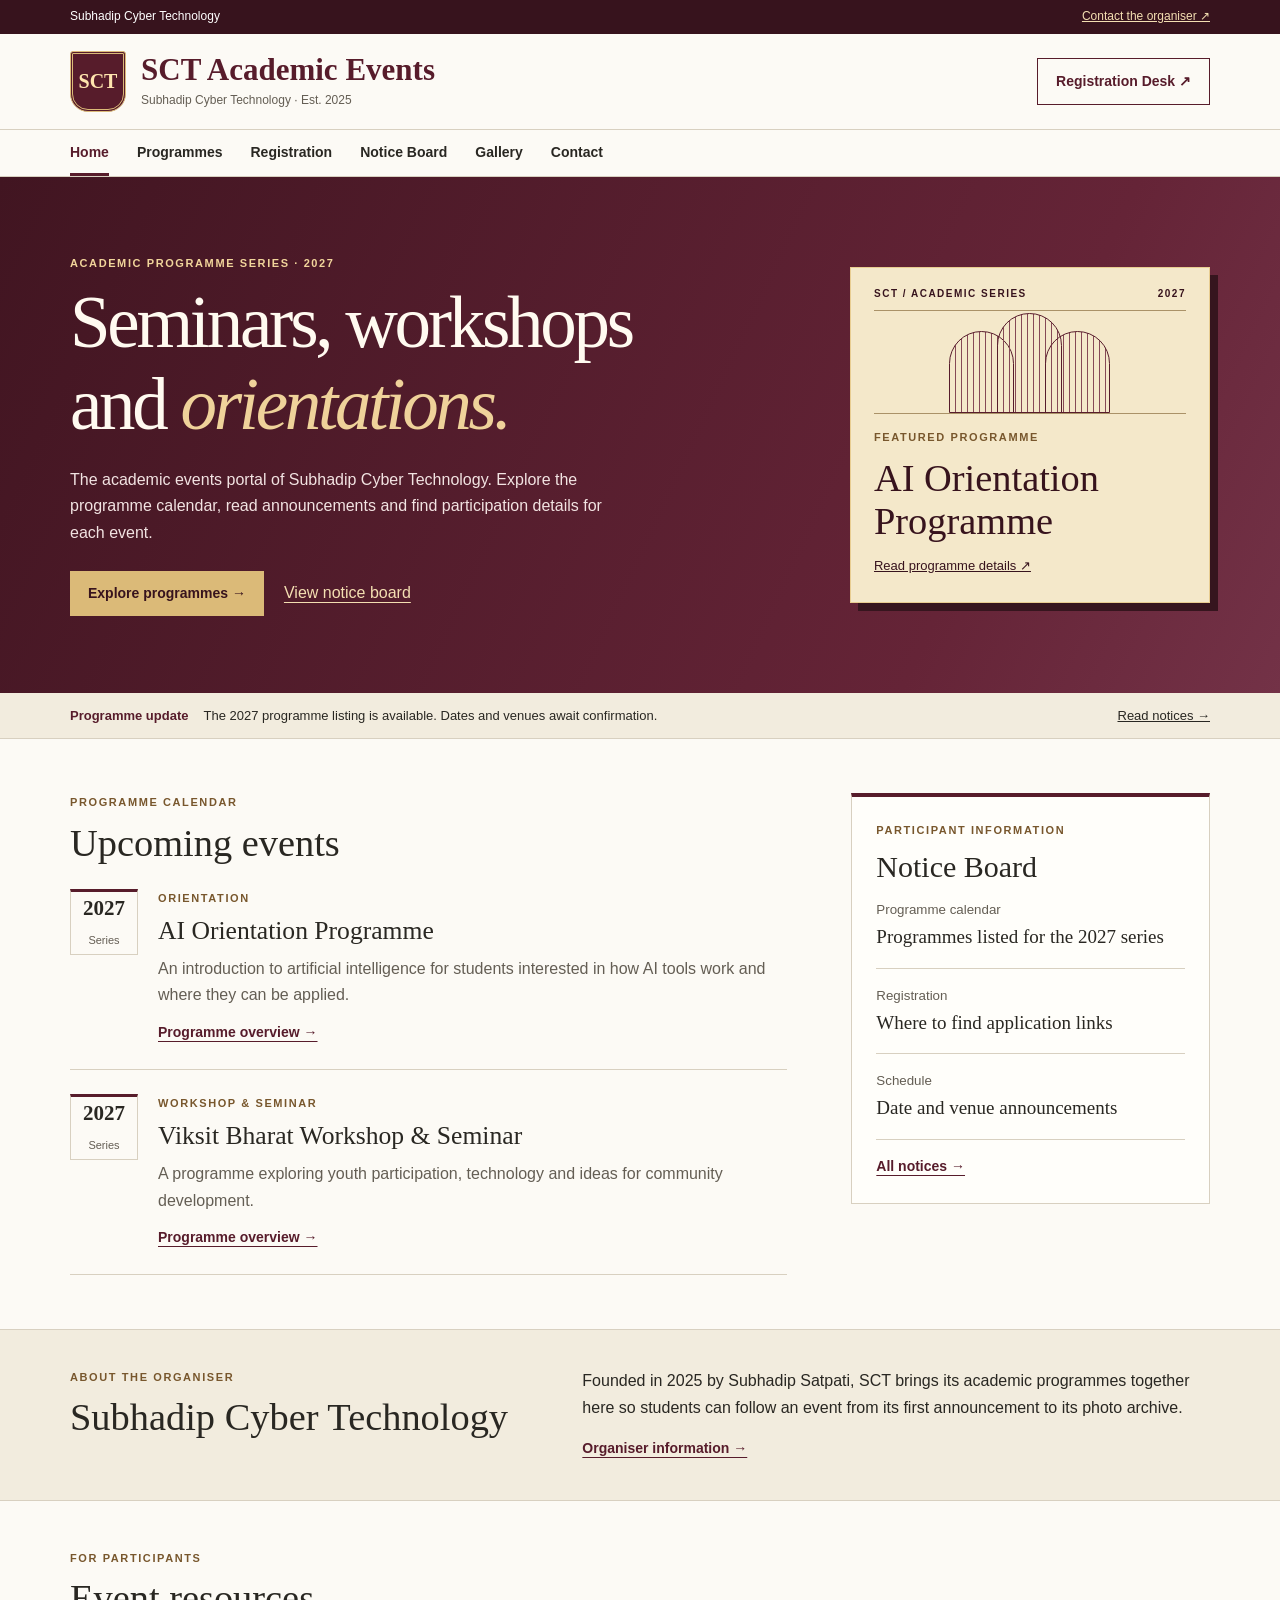
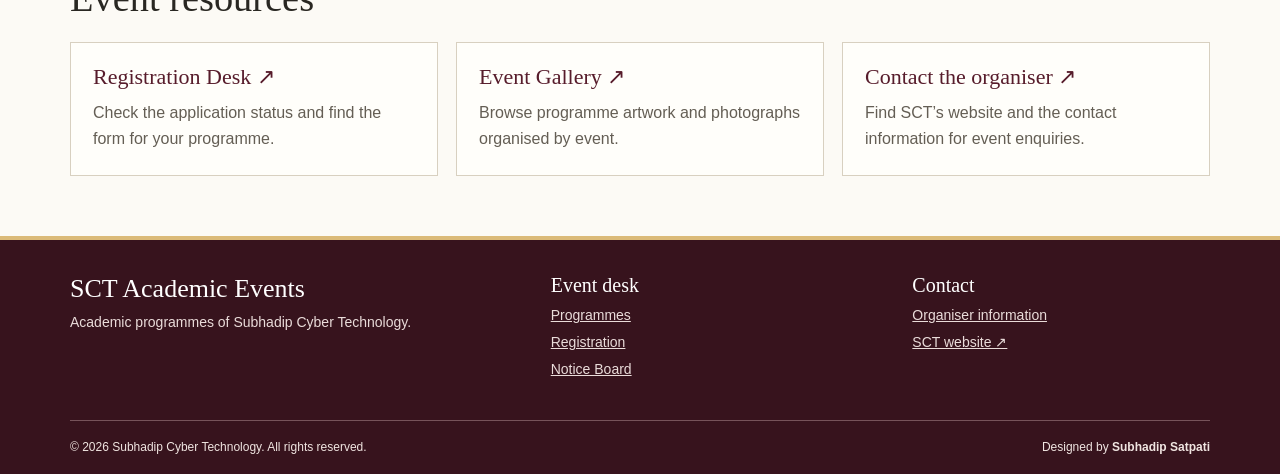
<file: index.html>
<!DOCTYPE html>
<html lang="en">
<head>
  <meta charset="UTF-8">
  <meta name="viewport" content="width=device-width, initial-scale=1">
  <meta name="description"
        content="Academic events, workshops, notices and registration information from Subhadip Cyber Technology.">
  <title>SCT Academic Events | Home</title>
  <link rel="stylesheet" href="style.css">
</head>
<body>
  <a class="skip" href="#main">Skip to content</a>

  <div class="topbar">
    <div class="wrap bar-inner">
      <span>Subhadip Cyber Technology</span>
      <a href="contact.html">Contact the organiser ↗</a>
    </div>
  </div>

  <header class="masthead">
    <div class="wrap mast-inner">
      <a class="brand" href="index.html">
        <span class="seal" aria-hidden="true">SCT</span>
        <span>
          <strong>SCT Academic Events</strong>
          <small>Subhadip Cyber Technology · Est. 2025</small>
        </span>
      </a>
      <a class="desk-link" href="registration.html">Registration Desk ↗</a>
    </div>
    <nav aria-label="Main navigation">
      <div class="wrap nav-inner">
        <a href="index.html" aria-current="page">Home</a>
        <a href="events.html">Programmes</a>
        <a href="registration.html">Registration</a>
        <a href="notices.html">Notice Board</a>
        <a href="gallery.html">Gallery</a>
        <a href="contact.html">Contact</a>
      </div>
    </nav>
  </header>

  <main id="main">
    <section class="hero">
      <div class="wrap hero-grid">
        <div>
          <p class="kicker light">Academic programme series · 2027</p>
          <h1>Seminars, workshops<br>and <em>orientations.</em></h1>
          <p class="hero-copy">
            The academic events portal of Subhadip Cyber Technology.
            Explore the programme calendar, read announcements and find
            participation details for each event.
          </p>
          <div class="actions">
            <a class="btn gold" href="events.html">Explore programmes →</a>
            <a class="hero-link" href="notices.html">View notice board</a>
          </div>
        </div>

        <aside class="programme-cover" aria-labelledby="cover-title">
          <div class="cover-top">
            <span>SCT / ACADEMIC SERIES</span>
            <span>2027</span>
          </div>
          <div class="cover-art" aria-hidden="true">
            <i></i><i></i><i></i>
          </div>
          <div class="cover-bottom">
            <p class="kicker">Featured programme</p>
            <h2 id="cover-title">AI Orientation<br>Programme</h2>
            <a href="events.html#ai">Read programme details ↗</a>
          </div>
        </aside>
      </div>
    </section>

    <div class="announcement">
      <div class="wrap announcement-inner">
        <strong>Programme update</strong>
        <span>The 2027 programme listing is available. Dates and venues await confirmation.</span>
        <a href="notices.html">Read notices →</a>
      </div>
    </div>

    <div class="wrap home-layout">
      <section aria-labelledby="upcoming-title">
        <p class="kicker">Programme calendar</p>
        <h2 id="upcoming-title">Upcoming events</h2>

        <article class="event-row">
          <div class="year-block"><b>2027</b><span>Series</span></div>
          <div>
            <p class="kicker">Orientation</p>
            <h3><a href="events.html#ai">AI Orientation Programme</a></h3>
            <p>An introduction to artificial intelligence for students interested
               in how AI tools work and where they can be applied.</p>
            <a class="text-link" href="events.html#ai">Programme overview →</a>
          </div>
        </article>

        <article class="event-row">
          <div class="year-block"><b>2027</b><span>Series</span></div>
          <div>
            <p class="kicker">Workshop &amp; seminar</p>
            <h3><a href="events.html#bharat">Viksit Bharat Workshop &amp; Seminar</a></h3>
            <p>A programme exploring youth participation, technology and ideas
               for community development.</p>
            <a class="text-link" href="events.html#bharat">Programme overview →</a>
          </div>
        </article>
      </section>

      <aside class="notice-panel">
        <p class="kicker">Participant information</p>
        <h2>Notice Board</h2>
        <div class="notice-entry">
          <small>Programme calendar</small>
          <a href="notices.html#calendar">Programmes listed for the 2027 series</a>
        </div>
        <div class="notice-entry">
          <small>Registration</small>
          <a href="notices.html#registration">Where to find application links</a>
        </div>
        <div class="notice-entry">
          <small>Schedule</small>
          <a href="notices.html#schedule">Date and venue announcements</a>
        </div>
        <a class="text-link" href="notices.html">All notices →</a>
      </aside>
    </div>

    <section class="about-band">
      <div class="wrap about-grid">
        <div>
          <p class="kicker">About the organiser</p>
          <h2>Subhadip Cyber Technology</h2>
        </div>
        <div>
          <p>
            Founded in 2025 by Subhadip Satpati, SCT brings its academic
            programmes together here so students can follow an event from
            its first announcement to its photo archive.
          </p>
          <a class="text-link" href="contact.html">Organiser information →</a>
        </div>
      </div>
    </section>

    <section class="wrap resources">
      <p class="kicker">For participants</p>
      <h2>Event resources</h2>
      <div class="card-grid">
        <a class="resource-card" href="registration.html">
          <h3>Registration Desk ↗</h3>
          <p>Check the application status and find the form for your programme.</p>
        </a>
        <a class="resource-card" href="gallery.html">
          <h3>Event Gallery ↗</h3>
          <p>Browse programme artwork and photographs organised by event.</p>
        </a>
        <a class="resource-card" href="contact.html">
          <h3>Contact the organiser ↗</h3>
          <p>Find SCT’s website and the contact information for event enquiries.</p>
        </a>
      </div>
    </section>
  </main>

  <footer class="site-footer">
    <div class="wrap footer-grid">
      <div>
        <h2>SCT Academic Events</h2>
        <p>Academic programmes of Subhadip Cyber Technology.</p>
      </div>
      <div>
        <h3>Event desk</h3>
        <a href="events.html">Programmes</a>
        <a href="registration.html">Registration</a>
        <a href="notices.html">Notice Board</a>
      </div>
      <div>
        <h3>Contact</h3>
        <a href="contact.html">Organiser information</a>
        <a href="https://subhadipcyber.github.io/">SCT website ↗</a>
      </div>
    </div>
    <div class="wrap copyright">
      <span>© 2026 Subhadip Cyber Technology. All rights reserved.</span>
      <span>Designed by <strong>Subhadip Satpati</strong></span>
    </div>
  </footer>
</body>
</html>
</file>
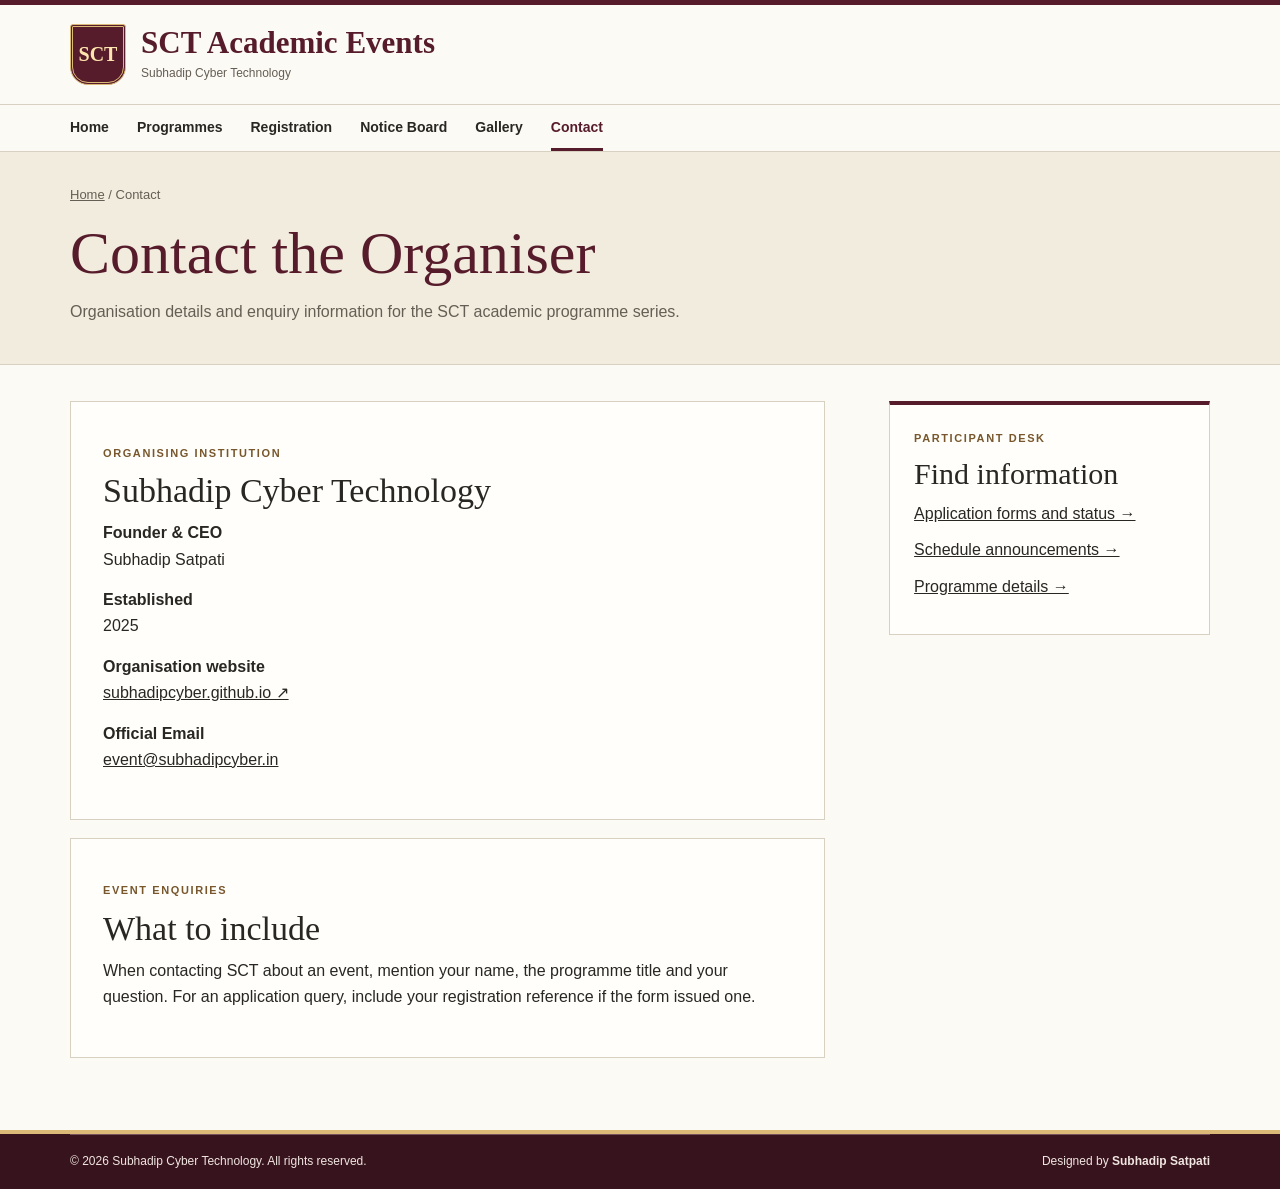
<file: contact.html>
<!DOCTYPE html>
<html lang="en">
<head>
  <meta charset="UTF-8">
  <meta name="viewport" content="width=device-width, initial-scale=1">
  <title>Contact | SCT Academic Events</title>
  <link rel="stylesheet" href="style.css">
</head>
<body>
  <header class="inner-header">
    <div class="wrap">
      <a class="inner-brand" href="index.html">
        <span class="seal" aria-hidden="true">SCT</span>
        <span><strong>SCT Academic Events</strong><small>Subhadip Cyber Technology</small></span>
      </a>
    </div>
    <nav aria-label="Main navigation"><div class="wrap nav-inner">
      <a href="index.html">Home</a>
      <a href="events.html">Programmes</a>
      <a href="registration.html">Registration</a>
      <a href="notices.html">Notice Board</a>
      <a href="gallery.html">Gallery</a>
      <a href="contact.html" aria-current="page">Contact</a>
    </div></nav>
  </header>

  <main>
    <div class="page-title"><div class="wrap">
      <p class="crumb"><a href="index.html">Home</a> / Contact</p>
      <h1>Contact the Organiser</h1>
      <p>Organisation details and enquiry information for the SCT academic programme series.</p>
    </div></div>

    <div class="wrap page-section detail-layout">
      <div>
        <section class="contact-card">
          <p class="kicker">Organising institution</p>
          <h2>Subhadip Cyber Technology</h2>
          <address>
            <p><strong>Founder &amp; CEO</strong><br>Subhadip Satpati</p>
            <p><strong>Established</strong><br>2025</p>
            <p>
              <strong>Organisation website</strong><br>
              <a href="https://subhadipcyber.github.io/">
                subhadipcyber.github.io ↗
              </a>
            </p>
            <p>
              <strong>Official Email</strong><br>
              <a href="mailto:event@subhadipcyber.in">event@subhadipcyber.in</a>
            </p>

            <!-- নিজের অফিসিয়াল contact details বসিয়ে এই অংশ চালু করো।

            <p>
              <strong>Event helpdesk email</strong><br>
              <a href="mailto:YOUR_EMAIL">YOUR_EMAIL</a>
            </p>
            <p>
              <strong>Helpdesk phone</strong><br>
              <a href="tel:YOUR_PHONE_WITH_COUNTRY_CODE">YOUR_DISPLAY_NUMBER</a>
            </p>
            <p><strong>Office address</strong><br>YOUR_OFFICE_ADDRESS</p>

            -->
          </address>
        </section>

        <section class="contact-card">
          <p class="kicker">Event enquiries</p>
          <h2>What to include</h2>
          <p>When contacting SCT about an event, mention your name, the
             programme title and your question. For an application query,
             include your registration reference if the form issued one.</p>
        </section>
      </div>

      <aside class="notice-panel sidebar">
        <p class="kicker">Participant desk</p>
        <h2>Find information</h2>
        <a href="registration.html">Application forms and status →</a>
        <a href="notices.html">Schedule announcements →</a>
        <a href="events.html">Programme details →</a>
      </aside>
    </div>
  </main>

  <footer class="site-footer"><div class="wrap copyright">
    <span>© 2026 Subhadip Cyber Technology. All rights reserved.</span>
    <span>Designed by <strong>Subhadip Satpati</strong></span>
  </div></footer>
</body>
</html>
</file>
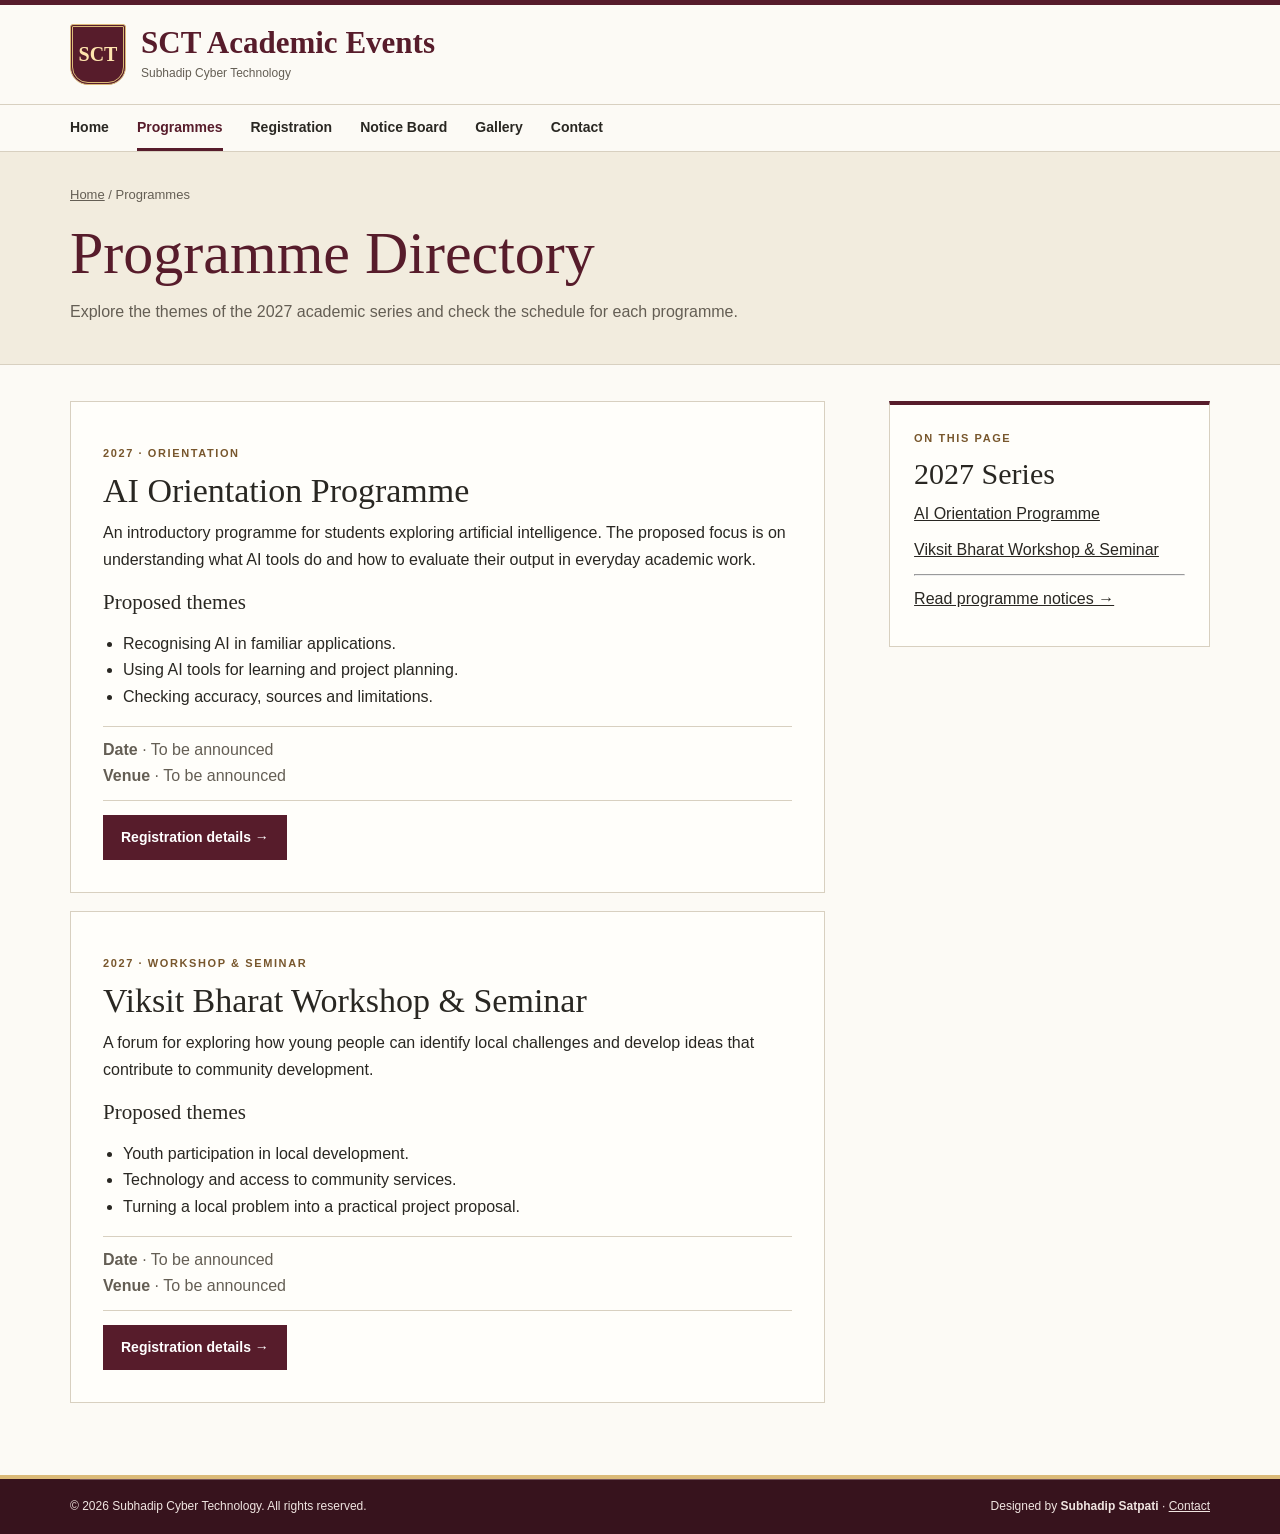
<file: events.html>
<!DOCTYPE html>
<html lang="en">
<head>
  <meta charset="UTF-8">
  <meta name="viewport" content="width=device-width, initial-scale=1">
  <title>Programmes | SCT Academic Events</title>
  <link rel="stylesheet" href="style.css">
</head>
<body>
  <header class="inner-header">
    <div class="wrap">
      <a class="inner-brand" href="index.html">
        <span class="seal" aria-hidden="true">SCT</span>
        <span><strong>SCT Academic Events</strong><small>Subhadip Cyber Technology</small></span>
      </a>
    </div>
    <nav aria-label="Main navigation"><div class="wrap nav-inner">
      <a href="index.html">Home</a>
      <a href="events.html" aria-current="page">Programmes</a>
      <a href="registration.html">Registration</a>
      <a href="notices.html">Notice Board</a>
      <a href="gallery.html">Gallery</a>
      <a href="contact.html">Contact</a>
    </div></nav>
  </header>

  <main>
    <div class="page-title"><div class="wrap">
      <p class="crumb"><a href="index.html">Home</a> / Programmes</p>
      <h1>Programme Directory</h1>
      <p>Explore the themes of the 2027 academic series and check the schedule for each programme.</p>
    </div></div>

    <div class="wrap page-section detail-layout">
      <div>
        <article class="paper-card" id="ai">
          <p class="kicker">2027 · Orientation</p>
          <h2>AI Orientation Programme</h2>
          <p>
            An introductory programme for students exploring artificial
            intelligence. The proposed focus is on understanding what AI
            tools do and how to evaluate their output in everyday academic work.
          </p>
          <h3>Proposed themes</h3>
          <ul>
            <li>Recognising AI in familiar applications.</li>
            <li>Using AI tools for learning and project planning.</li>
            <li>Checking accuracy, sources and limitations.</li>
          </ul>
          <p class="meta"><strong>Date</strong> · To be announced<br>
            <strong>Venue</strong> · To be announced</p>
          <a class="btn wine-btn" href="registration.html#ai-registration">Registration details →</a>
        </article>

        <article class="paper-card" id="bharat">
          <p class="kicker">2027 · Workshop &amp; seminar</p>
          <h2>Viksit Bharat Workshop &amp; Seminar</h2>
          <p>
            A forum for exploring how young people can identify local
            challenges and develop ideas that contribute to community development.
          </p>
          <h3>Proposed themes</h3>
          <ul>
            <li>Youth participation in local development.</li>
            <li>Technology and access to community services.</li>
            <li>Turning a local problem into a practical project proposal.</li>
          </ul>
          <p class="meta"><strong>Date</strong> · To be announced<br>
            <strong>Venue</strong> · To be announced</p>
          <a class="btn wine-btn" href="registration.html#bharat-registration">Registration details →</a>
        </article>
      </div>

      <aside class="notice-panel sidebar">
        <p class="kicker">On this page</p>
        <h2>2027 Series</h2>
        <a href="#ai">AI Orientation Programme</a>
        <a href="#bharat">Viksit Bharat Workshop &amp; Seminar</a>
        <hr>
        <a href="notices.html">Read programme notices →</a>
      </aside>
    </div>
  </main>

  <footer class="site-footer"><div class="wrap copyright">
    <span>© 2026 Subhadip Cyber Technology. All rights reserved.</span>
    <span>Designed by <strong>Subhadip Satpati</strong> · <a href="contact.html">Contact</a></span>
  </div></footer>
</body>
</html>
</file>
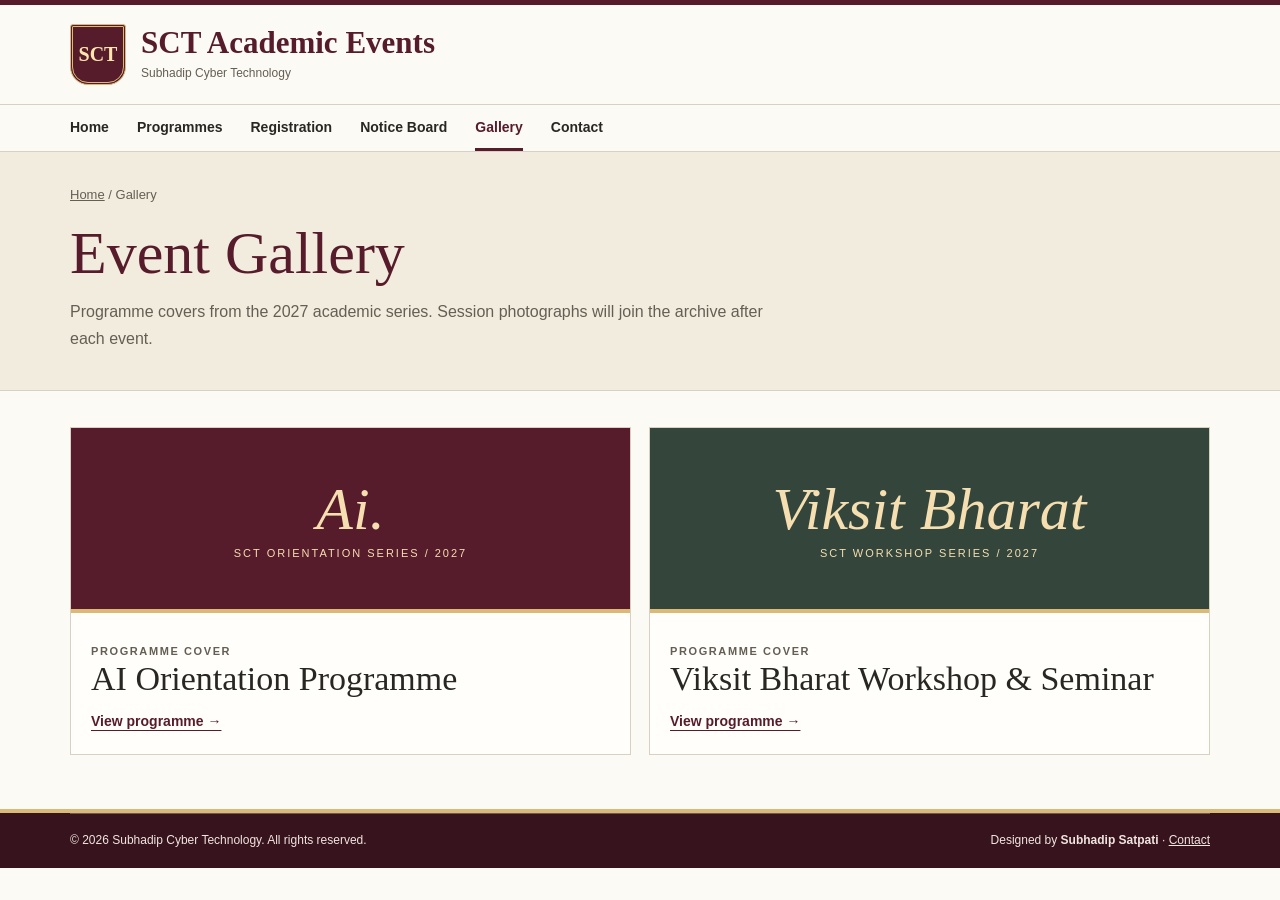
<file: gallery.html>
<!DOCTYPE html>
<html lang="en">
<head>
  <meta charset="UTF-8">
  <meta name="viewport" content="width=device-width, initial-scale=1">
  <title>Event Gallery | SCT Academic Events</title>
  <link rel="stylesheet" href="style.css">
</head>
<body>
  <header class="inner-header">
    <div class="wrap">
      <a class="inner-brand" href="index.html">
        <span class="seal" aria-hidden="true">SCT</span>
        <span><strong>SCT Academic Events</strong><small>Subhadip Cyber Technology</small></span>
      </a>
    </div>
    <nav aria-label="Main navigation"><div class="wrap nav-inner">
      <a href="index.html">Home</a>
      <a href="events.html">Programmes</a>
      <a href="registration.html">Registration</a>
      <a href="notices.html">Notice Board</a>
      <a href="gallery.html" aria-current="page">Gallery</a>
      <a href="contact.html">Contact</a>
    </div></nav>
  </header>

  <main>
    <div class="page-title"><div class="wrap">
      <p class="crumb"><a href="index.html">Home</a> / Gallery</p>
      <h1>Event Gallery</h1>
      <p>Programme covers from the 2027 academic series. Session photographs will join the archive after each event.</p>
    </div></div>

    <section class="wrap page-section" aria-label="2027 programme gallery">
      <div class="album-grid">
        <figure class="album">
          <div class="album-art" aria-hidden="true">
            <b>Ai.</b><span>SCT ORIENTATION SERIES / 2027</span>
          </div>
          <figcaption>
            <p class="kicker">Programme cover</p>
            <h2>AI Orientation Programme</h2>
            <p><a class="text-link" href="events.html#ai">View programme →</a></p>
          </figcaption>
        </figure>

        <figure class="album">
          <div class="album-art olive" aria-hidden="true">
            <b>Viksit Bharat</b><span>SCT WORKSHOP SERIES / 2027</span>
          </div>
          <figcaption>
            <p class="kicker">Programme cover</p>
            <h2>Viksit Bharat Workshop &amp; Seminar</h2>
            <p><a class="text-link" href="events.html#bharat">View programme →</a></p>
          </figcaption>
        </figure>

        <!-- ছবি যোগ করতে এই figure-টি comment-এর বাইরে রাখো।
             ছবির filename ও caption নিজের মতো বদলাও।

        <figure class="album">
          <a href="images/ai-opening-session.jpg">
            <img src="images/ai-opening-session.jpg"
                 alt="Opening session of the SCT AI Orientation Programme"
                 loading="lazy">
          </a>
          <figcaption>
            <p class="kicker">AI Orientation Programme · 2027</p>
            <h2>Opening session</h2>
            <p>Photograph from the opening session.</p>
          </figcaption>
        </figure>
        -->
      </div>
    </section>
  </main>

  <footer class="site-footer"><div class="wrap copyright">
    <span>© 2026 Subhadip Cyber Technology. All rights reserved.</span>
    <span>Designed by <strong>Subhadip Satpati</strong> · <a href="contact.html">Contact</a></span>
  </div></footer>
</body>
</html>
</file>
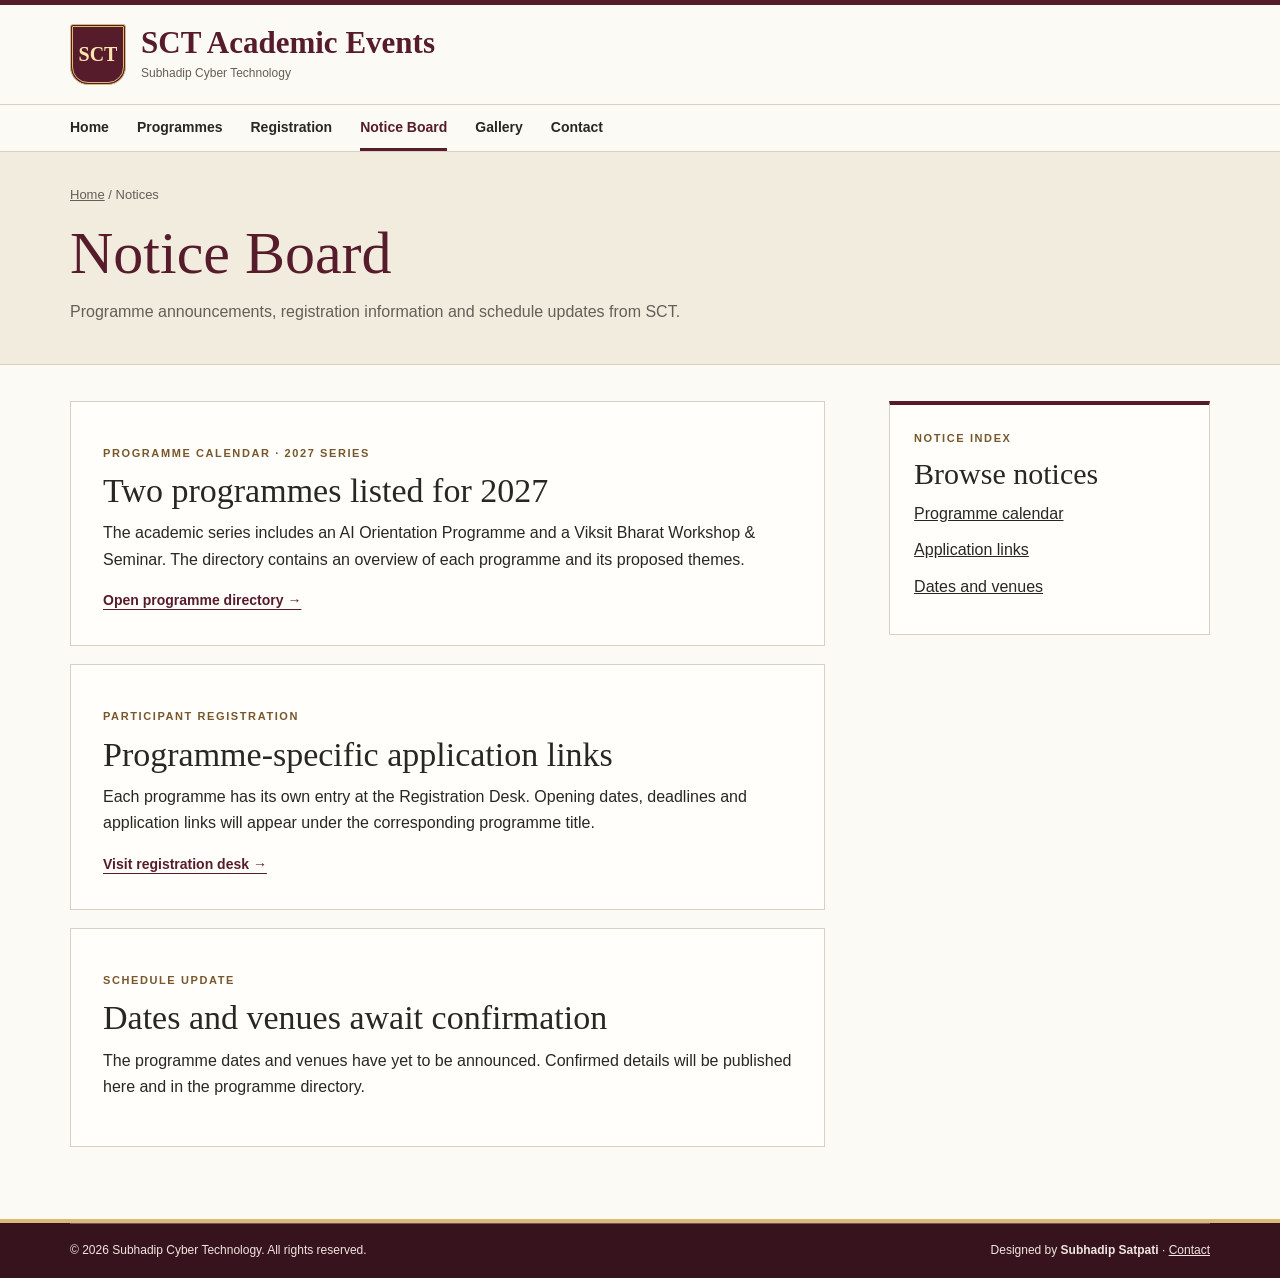
<file: notices.html>
<!DOCTYPE html>
<html lang="en">
<head>
  <meta charset="UTF-8">
  <meta name="viewport" content="width=device-width, initial-scale=1">
  <title>Notice Board | SCT Academic Events</title>
  <link rel="stylesheet" href="style.css">
</head>
<body>
  <header class="inner-header">
    <div class="wrap">
      <a class="inner-brand" href="index.html">
        <span class="seal" aria-hidden="true">SCT</span>
        <span><strong>SCT Academic Events</strong><small>Subhadip Cyber Technology</small></span>
      </a>
    </div>
    <nav aria-label="Main navigation"><div class="wrap nav-inner">
      <a href="index.html">Home</a>
      <a href="events.html">Programmes</a>
      <a href="registration.html">Registration</a>
      <a href="notices.html" aria-current="page">Notice Board</a>
      <a href="gallery.html">Gallery</a>
      <a href="contact.html">Contact</a>
    </div></nav>
  </header>

  <main>
    <div class="page-title"><div class="wrap">
      <p class="crumb"><a href="index.html">Home</a> / Notices</p>
      <h1>Notice Board</h1>
      <p>Programme announcements, registration information and schedule updates from SCT.</p>
    </div></div>

    <div class="wrap page-section detail-layout">
      <div>
        <article class="paper-card" id="calendar">
          <p class="kicker">Programme calendar · 2027 series</p>
          <h2>Two programmes listed for 2027</h2>
          <p>The academic series includes an AI Orientation Programme and a
             Viksit Bharat Workshop &amp; Seminar. The directory contains
             an overview of each programme and its proposed themes.</p>
          <a class="text-link" href="events.html">Open programme directory →</a>
          <!-- PDF যোগ করার উদাহরণ:
          <p><a href="notices/programme-calendar.pdf">Download notice (PDF)</a></p>
          -->
        </article>

        <article class="paper-card" id="registration">
          <p class="kicker">Participant registration</p>
          <h2>Programme-specific application links</h2>
          <p>Each programme has its own entry at the Registration Desk.
             Opening dates, deadlines and application links will appear
             under the corresponding programme title.</p>
          <a class="text-link" href="registration.html">Visit registration desk →</a>
        </article>

        <article class="paper-card" id="schedule">
          <p class="kicker">Schedule update</p>
          <h2>Dates and venues await confirmation</h2>
          <p>The programme dates and venues have yet to be announced.
             Confirmed details will be published here and in the programme directory.</p>
        </article>
      </div>

      <aside class="notice-panel sidebar">
        <p class="kicker">Notice index</p>
        <h2>Browse notices</h2>
        <a href="#calendar">Programme calendar</a>
        <a href="#registration">Application links</a>
        <a href="#schedule">Dates and venues</a>
      </aside>
    </div>
  </main>

  <footer class="site-footer"><div class="wrap copyright">
    <span>© 2026 Subhadip Cyber Technology. All rights reserved.</span>
    <span>Designed by <strong>Subhadip Satpati</strong> · <a href="contact.html">Contact</a></span>
  </div></footer>
</body>
</html>
</file>
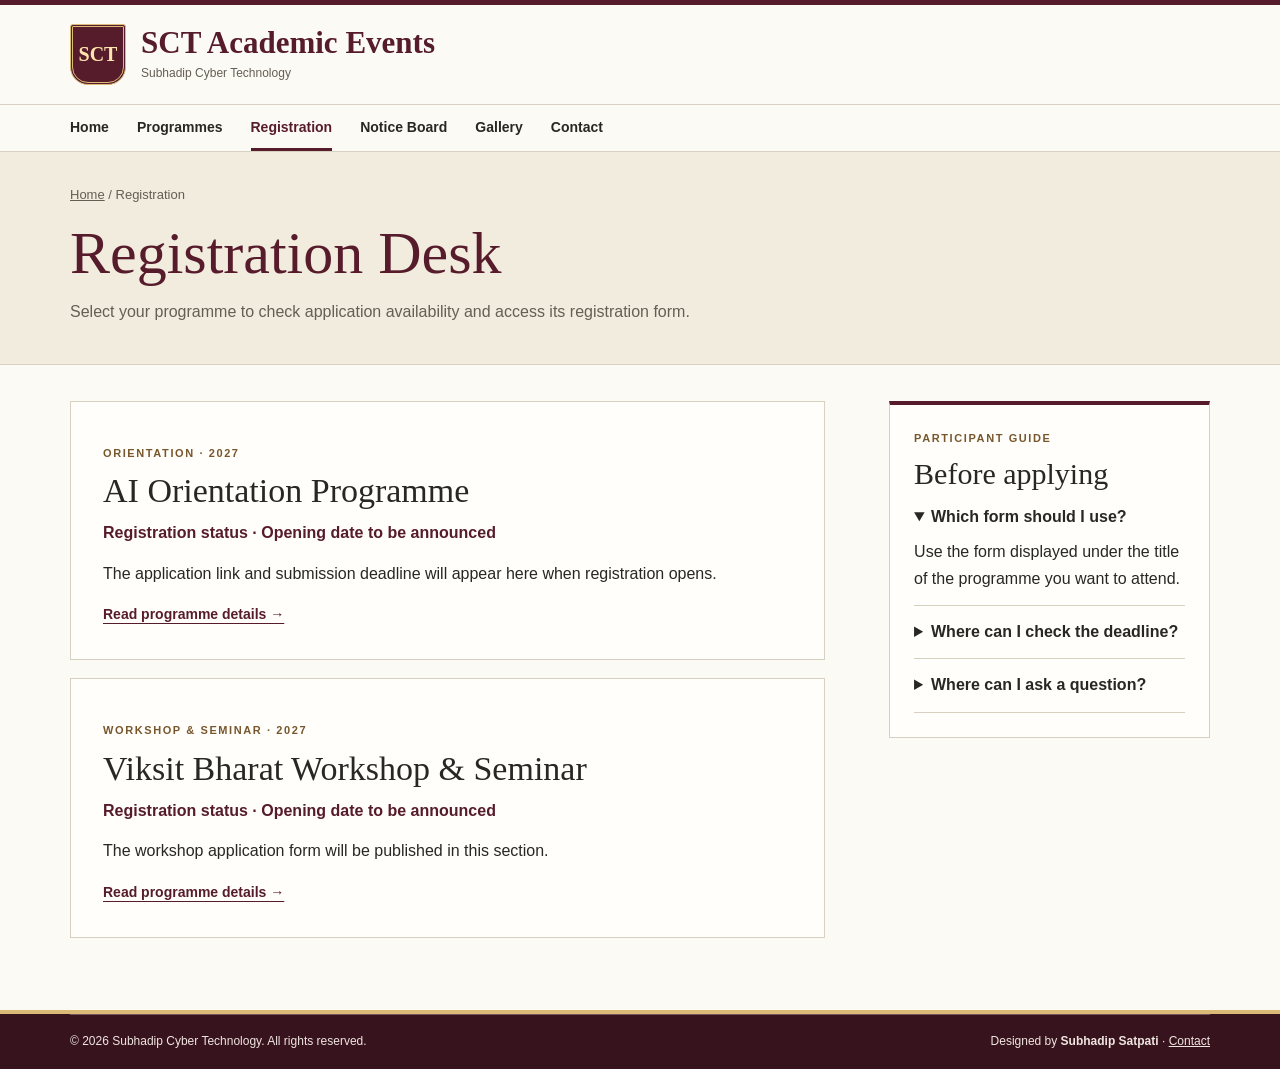
<file: registration.html>
<!DOCTYPE html>
<html lang="en">
<head>
  <meta charset="UTF-8">
  <meta name="viewport" content="width=device-width, initial-scale=1">
  <title>Registration Desk | SCT Academic Events</title>
  <link rel="stylesheet" href="style.css">
</head>
<body>
  <header class="inner-header">
    <div class="wrap">
      <a class="inner-brand" href="index.html">
        <span class="seal" aria-hidden="true">SCT</span>
        <span><strong>SCT Academic Events</strong><small>Subhadip Cyber Technology</small></span>
      </a>
    </div>
    <nav aria-label="Main navigation"><div class="wrap nav-inner">
      <a href="index.html">Home</a>
      <a href="events.html">Programmes</a>
      <a href="registration.html" aria-current="page">Registration</a>
      <a href="notices.html">Notice Board</a>
      <a href="gallery.html">Gallery</a>
      <a href="contact.html">Contact</a>
    </div></nav>
  </header>

  <main>
    <div class="page-title"><div class="wrap">
      <p class="crumb"><a href="index.html">Home</a> / Registration</p>
      <h1>Registration Desk</h1>
      <p>Select your programme to check application availability and access its registration form.</p>
    </div></div>

    <div class="wrap page-section detail-layout">
      <div>
        <article class="paper-card" id="ai-registration">
          <p class="kicker">Orientation · 2027</p>
          <h2>AI Orientation Programme</h2>
          <p class="status">Registration status · Opening date to be announced</p>
          <p>The application link and submission deadline will appear here when registration opens.</p>
          <a class="text-link" href="events.html#ai">Read programme details →</a>

          <!-- Registration চালু হলে উপরের status ও deadline বদলাও।
               নিচের বাটনে নিজের Google Form-এর responder link বসিয়ে
               বাটনটি comment-এর বাইরে রাখো।

          <p><a class="btn wine-btn"
                href="YOUR_AI_FORM_URL"
                target="_blank" rel="noopener">
            Register for AI Orientation ↗
          </a></p>
          -->
        </article>

        <article class="paper-card" id="bharat-registration">
          <p class="kicker">Workshop &amp; seminar · 2027</p>
          <h2>Viksit Bharat Workshop &amp; Seminar</h2>
          <p class="status">Registration status · Opening date to be announced</p>
          <p>The workshop application form will be published in this section.</p>
          <a class="text-link" href="events.html#bharat">Read programme details →</a>

          <!-- এই অনুষ্ঠানের registration খুললে নিজের form link দিয়ে
               নিচের বাটনটি comment-এর বাইরে রাখো।

          <p><a class="btn wine-btn"
                href="YOUR_BHARAT_FORM_URL"
                target="_blank" rel="noopener">
            Register for the workshop ↗
          </a></p>
          -->
        </article>
      </div>

      <aside class="notice-panel">
        <p class="kicker">Participant guide</p>
        <h2>Before applying</h2>
        <details open>
          <summary>Which form should I use?</summary>
          <p>Use the form displayed under the title of the programme you want to attend.</p>
        </details>
        <details>
          <summary>Where can I check the deadline?</summary>
          <p>The registration window will appear beside the application link.</p>
        </details>
        <details>
          <summary>Where can I ask a question?</summary>
          <p>Visit the <a href="contact.html">Contact page</a> and mention the programme title in your enquiry.</p>
        </details>
      </aside>
    </div>
  </main>

  <footer class="site-footer"><div class="wrap copyright">
    <span>© 2026 Subhadip Cyber Technology. All rights reserved.</span>
    <span>Designed by <strong>Subhadip Satpati</strong> · <a href="contact.html">Contact</a></span>
  </div></footer>
</body>
</html>
</file>
<file: style.css>
:root {
  --wine: #571c2b;
  --wine-dark: #37131d;
  --gold: #dbba78;
  --paper: #fcfaf5;
  --cream: #f2ecde;
  --ink: #292722;
  --muted: #645e54;
  --line: #d8d0c0;
  --serif: Georgia, "Times New Roman", serif;
}

* { box-sizing: border-box; }
html { scroll-behavior: smooth; scroll-padding-top: 24px; }

body {
  margin: 0;
  background: var(--paper);
  color: var(--ink);
  font: 16px/1.65 Arial, Helvetica, sans-serif;
}

a { color: inherit; }
img { display: block; max-width: 100%; }
p { margin: 0 0 14px; }
.wrap { width: min(1140px, 90%); margin-inline: auto; }

h1, h2, h3 {
  margin: 0;
  font-family: var(--serif);
  line-height: 1.13;
  font-weight: 500;
}

h2 { font-size: clamp(29px, 3vw, 43px); }
h3 { font-size: clamp(21px, 2vw, 28px); }

a:focus-visible, summary:focus-visible {
  outline: 3px solid #3986c4;
  outline-offset: 4px;
}

.skip {
  position: absolute;
  left: 12px;
  top: -70px;
  z-index: 10;
  background: white;
  padding: 8px 14px;
}
.skip:focus { top: 8px; }

.topbar, .site-footer { background: var(--wine-dark); color: white; }

.bar-inner, .mast-inner, .nav-inner, .announcement-inner,
.actions, .cover-top, .copyright, .inner-brand {
  display: flex;
  align-items: center;
}

.bar-inner, .mast-inner, .cover-top, .copyright {
  justify-content: space-between;
  gap: 16px;
}

.bar-inner { min-height: 34px; font-size: 12px; }
.bar-inner a, .hero-link { color: #f4dfb2; }
.masthead { background: var(--paper); }
.mast-inner { min-height: 95px; padding-block: 14px; }

.brand, .inner-brand {
  display: inline-flex;
  align-items: center;
  gap: 15px;
  color: var(--wine);
  text-decoration: none;
}

.seal {
  display: grid;
  place-items: center;
  width: 56px;
  height: 61px;
  flex-shrink: 0;
  border: 3px double var(--gold);
  border-radius: 3px 3px 18px 18px;
  background: var(--wine);
  color: #ffe5ae;
  font: bold 20px var(--serif);
}

.brand strong, .inner-brand strong {
  display: block;
  font: bold clamp(19px, 2.6vw, 31px) var(--serif);
}
.brand small, .inner-brand small {
  display: block;
  color: var(--muted);
  font-size: 12px;
  margin-top: 3px;
}

.desk-link, .btn {
  display: inline-block;
  padding: 11px 18px;
  text-decoration: none;
  font-weight: 700;
  font-size: 14px;
}

.desk-link { color: var(--wine); border: 1px solid var(--wine); }
.desk-link:hover { background: var(--cream); }

nav { border-block: 1px solid var(--line); }
.nav-inner { flex-wrap: wrap; gap: 0 28px; }
.nav-inner a {
  padding: 11px 0 9px;
  border-bottom: 3px solid transparent;
  text-decoration: none;
  font-size: 14px;
  font-weight: 600;
}
.nav-inner a:hover, .nav-inner a[aria-current="page"] {
  color: var(--wine);
  border-color: var(--wine);
}

.hero {
  background: linear-gradient(115deg, #411521 0%, #652437 75%, #733247);
  color: #fffaf0;
}

.hero-grid, .home-layout, .about-grid, .footer-grid, .detail-layout {
  display: grid;
  gap: clamp(28px, 5vw, 72px);
}

.hero-grid {
  grid-template-columns: 1.45fr .85fr;
  align-items: center;
  padding-block: clamp(42px, 6vw, 78px);
}

.kicker {
  margin: 0 0 10px;
  color: #78572d;
  font-size: 11px;
  font-weight: 700;
  letter-spacing: 1.6px;
  text-transform: uppercase;
}
.light { color: #f1d59b; }

.hero h1 {
  font-size: clamp(45px, 5.7vw, 80px);
  letter-spacing: -.045em;
}
.hero h1 em { color: #efd29a; font-weight: 400; }
.hero-copy { max-width: 550px; margin: 20px 0 25px; color: #f2e3e2; }
.actions { gap: 20px; flex-wrap: wrap; }
.gold { background: var(--gold); color: var(--wine-dark); }
.hero-link, .text-link { text-underline-offset: 4px; }
.text-link { color: var(--wine); font-weight: 700; font-size: 14px; }

.programme-cover {
  width: min(100%, 360px);
  justify-self: end;
  border: 1px solid #e8cd91;
  padding: 19px 23px 23px;
  background: #f4e8ca;
  color: var(--wine-dark);
  box-shadow: 8px 8px 0 #36151e;
}
.cover-top {
  border-bottom: 1px solid #aa9268;
  padding-bottom: 9px;
  font: 600 10px/1.4 Arial, sans-serif;
  letter-spacing: 1.5px;
}
.cover-art {
  height: 102px;
  display: flex;
  align-items: flex-end;
  justify-content: center;
  padding-top: 18px;
  overflow: hidden;
}
.cover-art i {
  width: 65px;
  height: 82px;
  border: 1px solid var(--wine);
  border-radius: 70px 70px 0 0;
  background: repeating-linear-gradient(
    90deg, transparent 0 5px, #864956 5px 6px
  );
}
.cover-art i + i { margin-left: -17px; }
.cover-art i:nth-child(2) { height: 100px; }
.cover-bottom { border-top: 1px solid #aa9268; padding-top: 14px; }
.cover-bottom h2 { font-size: clamp(29px, 3vw, 41px); }
.cover-bottom a { display: inline-block; margin-top: 12px; font-size: 13px; }

.announcement { background: var(--cream); border-bottom: 1px solid var(--line); }
.announcement-inner { gap: 15px; padding-block: 12px; font-size: 13px; }
.announcement-inner strong { color: var(--wine); white-space: nowrap; }
.announcement-inner a { margin-left: auto; white-space: nowrap; }

.home-layout {
  grid-template-columns: minmax(0, 1.7fr) minmax(240px, .85fr);
  align-items: start;
  padding-block: 54px;
}

.event-row {
  display: grid;
  grid-template-columns: 68px 1fr;
  gap: 20px;
  padding-block: 24px;
  border-bottom: 1px solid var(--line);
}
.year-block {
  height: 66px;
  text-align: center;
  border: 1px solid var(--line);
  border-top: 3px solid var(--wine);
}
.year-block b { display: block; font: bold 21px/1.6 var(--serif); }
.year-block span { color: var(--muted); font-size: 11px; }
.event-row h3 a { text-decoration: none; }
.event-row h3 a:hover { text-decoration: underline; }
.event-row p:not(.kicker) { color: var(--muted); margin-block: 10px; }

.notice-panel, .paper-card, .resource-card, .contact-card, .album {
  background: #fffefa;
  border: 1px solid var(--line);
}
.notice-panel { border-top: 4px solid var(--wine); padding: 24px; }
.notice-panel h2 { font-size: 30px; }
.notice-entry { border-bottom: 1px solid var(--line); padding-block: 16px; }
.notice-entry small { display: block; color: var(--muted); margin-bottom: 3px; }
.notice-entry a { font: 19px/1.35 var(--serif); text-decoration: none; }
.notice-panel > .text-link { display: inline-block; margin-top: 15px; }

.about-band { background: var(--cream); border-block: 1px solid var(--line); }
.about-grid { grid-template-columns: 1fr 1.4fr; padding-block: 38px; }
.resources { padding-block: 48px 60px; }

.card-grid, .album-grid {
  display: grid;
  grid-template-columns: repeat(3, minmax(0, 1fr));
  gap: 18px;
  margin-top: 22px;
}
.resource-card { display: block; padding: 22px; text-decoration: none; }
.resource-card:hover { border-color: var(--wine); }
.resource-card h3 { color: var(--wine); font-size: 22px; }
.resource-card p { margin: 10px 0 0; color: var(--muted); }

.site-footer { border-top: 4px solid var(--gold); }
.footer-grid { grid-template-columns: 1.4fr 1fr 1fr; padding-block: 34px; }
.footer-grid h2 { font-size: 26px; }
.footer-grid h3 { font-size: 20px; margin-bottom: 8px; }
.footer-grid p, .footer-grid a { color: #eadcda; font-size: 14px; }
.footer-grid p { margin-top: 8px; }
.footer-grid a { display: block; width: fit-content; margin-block: 4px; }
.copyright {
  flex-wrap: wrap;
  padding-block: 17px;
  border-top: 1px solid #76535a;
  color: #f0e5e1;
  font-size: 12px;
}

.inner-header { border-top: 5px solid var(--wine); }
.inner-brand { padding-block: 19px; }
.page-title { background: var(--cream); border-bottom: 1px solid var(--line); }
.page-title .wrap { padding-block: 32px 38px; }
.page-title h1 { color: var(--wine); font-size: clamp(36px, 5vw, 60px); }
.page-title p:last-child { max-width: 700px; margin: 12px 0 0; color: var(--muted); }
.crumb { margin-bottom: 14px; font-size: 13px; color: var(--muted); }
.page-section { padding-block: 36px 54px; }
.detail-layout { grid-template-columns: minmax(0, 2fr) minmax(220px, .85fr); align-items: start; }
.paper-card, .contact-card { padding: clamp(20px, 3vw, 32px); margin-bottom: 18px; }
.paper-card h2, .contact-card h2, .album h2 { font-size: clamp(25px, 3vw, 34px); }
.paper-card h3 { margin-top: 18px; font-size: 21px; }
.paper-card p, .contact-card p { margin-top: 10px; }
.paper-card ul { padding-left: 20px; }
.meta { border-block: 1px solid var(--line); padding-block: 10px; color: var(--muted); }
.wine-btn { background: var(--wine); color: white; }
.sidebar a { display: block; margin-block: 10px; }
.status { font-weight: bold; color: var(--wine); }
details { padding-block: 13px; border-bottom: 1px solid var(--line); }
summary { cursor: pointer; font-weight: 700; }
details p { margin: 9px 0 0; }

.album-grid { grid-template-columns: repeat(2, minmax(0, 1fr)); margin-top: 0; }
.album { margin: 0; overflow: hidden; }
.album figcaption { padding: 20px; }
.album figcaption p { margin: 9px 0 0; color: var(--muted); }
.album img { width: 100%; height: auto; }
.album-art {
  min-height: 185px;
  display: grid;
  place-content: center;
  text-align: center;
  padding: 22px;
  color: #f5deb0;
  background: var(--wine);
  border-bottom: 4px solid var(--gold);
}
.album-art b { font: italic 60px var(--serif); }
.album-art span { font-size: 11px; letter-spacing: 2px; }
.album-art.olive { background: #34463c; }
address { font-style: normal; }

@media (max-width: 760px) {
  .hero-grid, .home-layout, .about-grid, .detail-layout,
  .card-grid, .album-grid { grid-template-columns: 1fr; }
  .hero-grid { gap: 28px; }
  .programme-cover { justify-self: start; width: min(100%, 410px); }
  .mast-inner { flex-wrap: wrap; gap: 10px; }
  .nav-inner { gap: 0 18px; }
  .announcement-inner { flex-wrap: wrap; gap: 4px 12px; }
  .announcement-inner a { margin-left: 0; }
  .footer-grid { grid-template-columns: 1fr 1fr; }
  .footer-grid > :first-child { grid-column: 1 / -1; }
  .home-layout, .resources { padding-block: 32px; }
}

@media (max-width: 450px) {
  .wrap { width: 92%; }
  .desk-link { padding: 6px 10px; font-size: 12px; }
  .event-row { grid-template-columns: 54px 1fr; gap: 12px; }
  .bar-inner { font-size: 11px; }
  .nav-inner a { font-size: 13px; }
}

@media (prefers-reduced-motion: reduce) {
  html { scroll-behavior: auto; }
}
</file>
